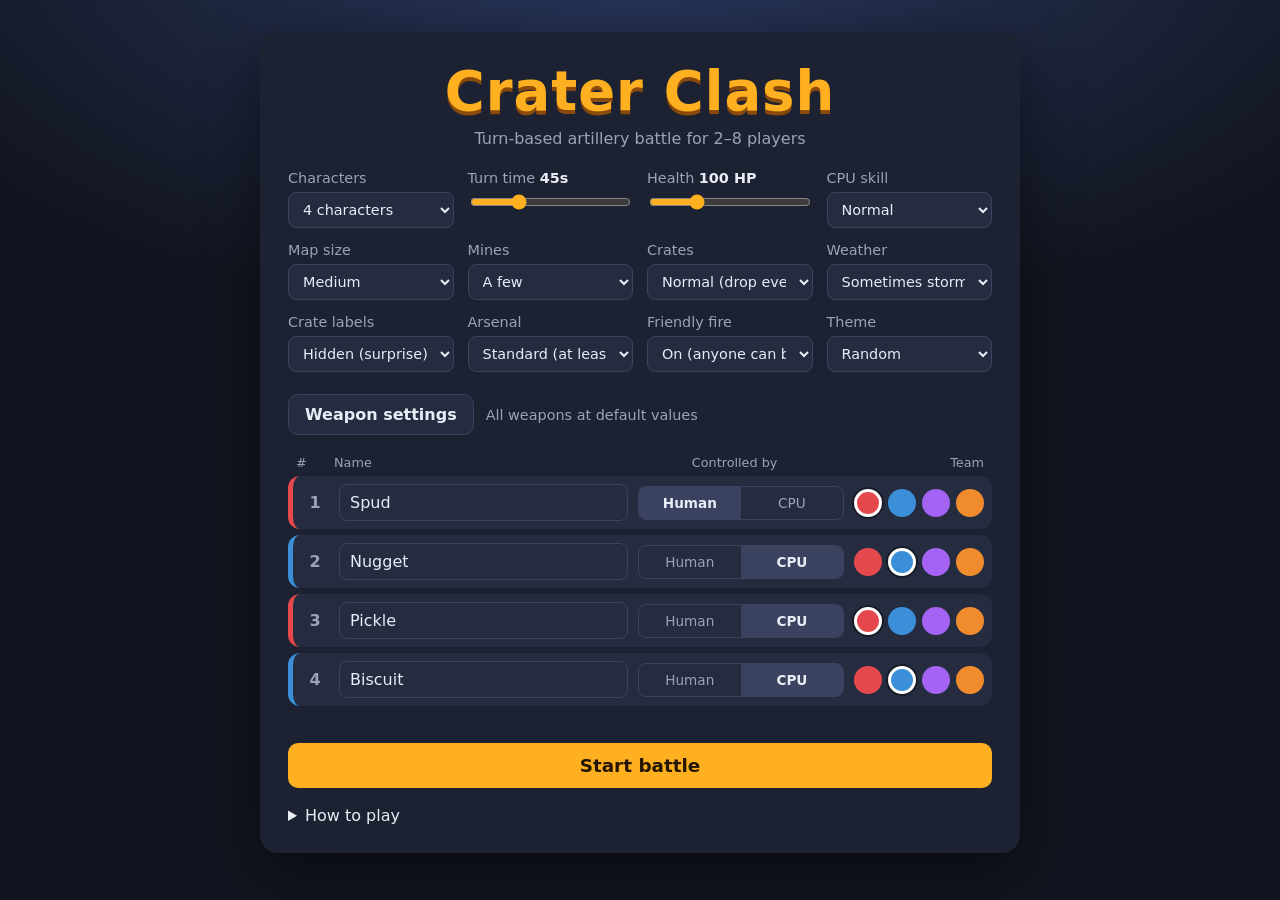
<file: index.html>
<!doctype html>
<html lang="en">
<head>
  <meta charset="utf-8">
  <meta name="viewport" content="width=device-width, initial-scale=1, maximum-scale=1, user-scalable=no, viewport-fit=cover">
  <meta name="mobile-web-app-capable" content="yes">
  <meta name="apple-mobile-web-app-capable" content="yes">
  <meta name="theme-color" content="#12151f">
  <title>Crater Clash</title>
  <link rel="stylesheet" href="css/style.css">
</head>
<body>
  <!-- ===================== MAIN MENU ===================== -->
  <main id="menu" class="screen">
    <div class="panel">
      <header class="title">
        <h1>Crater Clash</h1>
        <p>Turn-based artillery battle for 2&ndash;8 players</p>
      </header>

      <section class="settings">
        <label>
          <span>Characters</span>
          <select id="countSelect"></select>
        </label>
        <label>
          <span>Turn time <b id="turnTimeValue"></b></span>
          <input id="turnTime" type="range" min="15" max="120" step="5">
        </label>
        <label>
          <span>Health <b id="healthValue"></b></span>
          <input id="health" type="range" min="25" max="300" step="25">
        </label>
        <label>
          <span>CPU skill</span>
          <select id="difficulty">
            <option value="easy">Easy</option>
            <option value="normal">Normal</option>
            <option value="hard">Hard</option>
          </select>
        </label>
        <label>
          <span>Map size</span>
          <select id="mapSize">
            <option value="small">Small</option>
            <option value="medium">Medium</option>
            <option value="large">Large</option>
          </select>
        </label>
        <label>
          <span>Mines</span>
          <select id="mines">
            <option value="off">None</option>
            <option value="few">A few</option>
            <option value="many">Lots</option>
          </select>
        </label>
        <label>
          <span>Crates</span>
          <select id="crates">
            <option value="off">None</option>
            <option value="normal">Normal (drop every 3 turns)</option>
            <option value="lots">Lots (drop every 2 turns)</option>
          </select>
        </label>
        <label>
          <span>Weather</span>
          <select id="weather">
            <option value="off">Clear skies</option>
            <option value="sometimes">Sometimes stormy</option>
            <option value="often">Often stormy</option>
          </select>
        </label>
        <label>
          <span>Crate labels</span>
          <select id="crateLabels">
            <option value="off">Hidden (surprise)</option>
            <option value="on">Show what's inside</option>
          </select>
        </label>
        <label>
          <span>Arsenal</span>
          <select id="arsenal">
            <option value="standard">Standard (at least 1 of everything)</option>
            <option value="minimal">Minimal (basic weapons + movement, unlimited)</option>
            <option value="unlimited">Everything unlimited</option>
          </select>
        </label>
        <label>
          <span>Friendly fire</span>
          <select id="friendlyFire">
            <option value="on">On (anyone can be hurt)</option>
            <option value="off">Off (teammates safe)</option>
          </select>
        </label>
        <label>
          <span>Theme</span>
          <select id="theme">
            <option value="random">Random</option>
            <option value="grassland">Grassy land</option>
            <option value="desert">Sand</option>
            <option value="snow">Winter</option>
            <option value="volcanic">Volcanic</option>
            <option value="city">City (mixed)</option>
          </select>
        </label>
      </section>

      <div class="weapons-link">
        <button id="weaponsBtn" type="button" class="secondary">Weapon settings</button>
        <span id="weaponsSummary"></span>
      </div>

      <section>
        <div class="players-head">
          <span>#</span><span>Name</span><span>Controlled by</span><span>Team</span>
        </div>
        <div id="playerList"></div>
      </section>

      <p id="menuError" class="error" role="alert"></p>
      <button id="startBtn" class="primary">Start battle</button>

      <details class="help">
        <summary>How to play</summary>
        <ul>
          <li>Players take turns. Each turn one character moves and attacks once before the timer runs out.</li>
          <li>After attacking you get a few seconds to retreat.</li>
          <li>With friendly fire off, characters on the same team can't hurt each other. Turn it on and anyone can be hurt, including yourself.</li>
          <li>Water is deadly for everyone, and falling from a height hurts.</li>
          <li>The last team with characters standing wins.</li>
          <li><kbd>←</kbd><kbd>→</kbd> walk &middot; <kbd>↑</kbd><kbd>↓</kbd> aim &middot; <kbd>Enter</kbd> jump &middot; <kbd>Backspace</kbd> backflip</li>
          <li><kbd>Space</kbd> hold to charge, release to fire &middot; <kbd>1</kbd>&ndash;<kbd>9</kbd>, <kbd>0</kbd>, <kbd>T</kbd>, <kbd>K</kbd> or <kbd>Tab</kbd> pick weapon</li>
          <li>Air Strike and Teleport: click on the map. <kbd>Esc</kbd> pause &middot; <kbd>M</kbd> mute</li>
          <li>Drag the map to look around, mouse wheel or <kbd>+</kbd>/<kbd>&minus;</kbd> to zoom, <kbd>C</kbd> to re-centre.</li>
          <li><b>Ninja Rope:</b> shoot it at the ceiling or a wall, swing with <kbd>←</kbd><kbd>→</kbd>, climb with <kbd>↑</kbd><kbd>↓</kbd>, let go with <kbd>Space</kbd> or <kbd>Enter</kbd>. It doesn't use up your attack.</li>
          <li><b>Grenades:</b> press <kbd>F</kbd> (or the ⏱ button) to set the timer from 1 to 5 seconds.</li>
          <li><b>Shotgun:</b> two shots per turn. You can move between them.</li>
          <li><b>Baseball Bat</b> (<kbd>B</kbd>): swing at someone right next to you to send them flying. <b>Flamethrower</b> (<kbd>G</kbd>): sprays fire for a second and a half. <b>Drilling Rocket</b> (<kbd>V</kbd>): fly it into rock and it bores through for 3 seconds before exploding.</li>
          <li><b>Jetpack</b> (<kbd>J</kbd>): press <kbd>Space</kbd> to strap it on, then <kbd>↑</kbd> to fly and <kbd>←</kbd><kbd>→</kbd> to steer. Picking another weapon takes it off. <b>Parachute</b> (<kbd>U</kbd>): keep it selected and it opens by itself when you fall, so you take no fall damage.</li>
          <li>Knocked-out characters go off with a small explosion.</li>
          <li><b>Star Cannon</b> (<kbd>X</kbd>, special): a slow plasma ball that flies straight through anything, zapping whoever it touches. Press <kbd>Space</kbd> again while it flies to detonate it.</li>
          <li><b>Boomerang</b> (<kbd>E</kbd>) comes back to you and knocks people far. <b>Plasma Frag Grenade</b> (<kbd>Z</kbd>) bursts into green frags that split again. <b>Smoke Grenade</b> (<kbd>L</kbd>) leaves a lasting cloud that hides anyone inside it from the other teams. <b>Mine Mouse</b> (<kbd>Y</kbd>) runs along laying mines, then bursts. <b>Flashbang</b> (<kbd>O</kbd>) does no damage but dazes everyone near it: on their next turn their screen flashes white and their aim drifts.</li>
          <li><b>H&amp;K MP5</b> (<kbd>I</kbd>): laser sight, 4 bursts of 3 rounds per turn. <b>Claymore</b>: goes off the moment an enemy touches it. <b>Gas Grenade</b>: a toxic cloud that never clears. <b>Alien Blaster</b> (special): a bolt that goes through everything. <b>Hazmat Suit</b>: no toxic, plasma or fire damage, but you only see through the mask.</li>
          <li><b>Slingshot</b>: drag your character back like a catapult and let go to fly the other way (no fall damage). <b>Robo Dozer</b>: a bulldozer you steer with <kbd>←</kbd><kbd>→</kbd>; it drives or digs for 8 seconds, and <kbd>Space</kbd> blows it up early.</li>
          <li><b>Rest &amp; Heal</b> (<kbd>K</kbd>) ends your turn: +50 health and 20% less damage for 3 rounds.</li>
          <li>Red and green <b>barrels</b> on the map explode into fire or toxic sludge when hit.</li>
          <li><b>Tornado</b> (<kbd>Q</kbd>): travels along the ground the way you face, grows for 3 seconds, and throws anyone it catches out of the top (they take fall damage when they land). Crates and mines it catches burst and explode. It lasts 8 seconds.</li>
          <li><b>Drone</b> (<kbd>N</kbd>): launch it along your aim, then steer with <kbd>←</kbd><kbd>→</kbd> for 3 seconds. It explodes on contact and scatters cluster bomblets.</li>
          <li>Hitting a crate makes it burst with shrapnel flying in every direction; steel crates also spread fire. Hitting a mine sets it off.</li>
          <li><b>Arsenal</b>: Standard, Minimal (only basic weapons and movement items, unlimited) or Everything unlimited.</li>
          <li><b>Crates:</b> walk into one to open it. Rare purple <b>alien crates</b> hold a Star Cannon or an Alien Blaster. Wooden crates hold health, power-ups, armor or ammo. Steel crates hold special weapons: Gatling Gun, Sniper Rifle, Desert Eagle, Nuka Bomb, Frog Clone Bomb (splits into 5 frog clones when it blows), Napalm Strike, Anvil Drop and Concrete Block (<kbd>R</kbd> rotates it).</li>
          <li><b>Drill</b> and <b>Pickaxe:</b> hold <kbd>Space</kbd> to dig down or in the aim direction. Like the rope, they don't use up your attack.</li>
          <li><b>Mines</b> go off shortly after an enemy gets close. Mines placed on the map at the start hurt everyone.</li>
          <li>When only CPU players are left, press <b>Skip to end</b> to see who wins.</li>
          <li><b>Touch screens:</b> use the on-screen buttons, drag to look around, pinch to zoom, and tap the map for Air Strike and Teleport.</li>
          <li>Wind pushes the bazooka and air strike missiles, but not grenades.</li>
        </ul>
      </details>
    </div>
  </main>

  <!-- ===================== WEAPON SETTINGS ===================== -->
  <main id="weaponsScreen" class="screen" hidden>
    <div class="panel wide">
      <header class="sub-head">
        <h2>Weapon settings</h2>
        <p>Change how hard each weapon hits, how big a hole it blows, and how many each team starts with. Leave ammo empty for unlimited. Weapons marked <span class="badge">crate</span> start at 1 each and steel crates hold more.</p>
      </header>
      <label class="unlimited" for="unlimitedAmmo">
        <input type="checkbox" id="unlimitedAmmo">
        <span>
          <b>All weapons unlimited</b>
          <small>Every team gets every weapon, including the special crate weapons, with unlimited ammo from the start.</small>
        </span>
      </label>
      <div class="table-wrap">
        <table class="weapons-table">
          <thead>
            <tr><th scope="col">Weapon</th><th scope="col">Damage</th><th scope="col">Blast radius</th><th scope="col">Start ammo</th></tr>
          </thead>
          <tbody id="weaponRows"></tbody>
        </table>
      </div>
      <div class="buttons sub-actions">
        <button id="weaponsReset" type="button">Reset all to defaults</button>
        <button id="weaponsDone" type="button" class="primary">Done</button>
      </div>
    </div>
  </main>

  <!-- ===================== GAME ===================== -->
  <div id="gameScreen" class="screen" hidden>
    <div id="stage">
      <canvas id="canvas"></canvas>
      <button id="pauseBtn" class="hud-btn" type="button" aria-label="Pause">❚❚</button>
      <button id="skipBtn" class="skip-btn" type="button" hidden>⏩ Skip to end</button>
      <button id="optBtn" class="opt-btn" type="button" hidden></button>
      <button id="weaponToggle" class="weapon-toggle" type="button" aria-label="Choose a weapon"></button>
      <div id="touchControls" hidden>
        <div class="pad left">
          <button type="button" data-key="ArrowUp" class="tc up" aria-label="Aim up">▲</button>
          <button type="button" data-key="ArrowLeft" class="tc lt" aria-label="Walk left">◀</button>
          <button type="button" data-key="ArrowRight" class="tc rt" aria-label="Walk right">▶</button>
          <button type="button" data-key="ArrowDown" class="tc dn" aria-label="Aim down">▼</button>
        </div>
        <div class="pad right">
          <button type="button" data-key="Backspace" class="tc small" aria-label="Backflip">↶</button>
          <button type="button" data-key="Enter" class="tc small" aria-label="Jump">JUMP</button>
          <button type="button" data-key="Space" class="tc fire" aria-label="Fire">FIRE</button>
        </div>
      </div>
      <div id="rotateHint" class="rotate-hint">
        <span>Turn your device sideways for the best view</span>
        <button type="button" id="rotateClose" aria-label="Dismiss">✕</button>
      </div>
    </div>
    <div id="weaponBar"></div>

    <div id="overlay" class="overlay" hidden>
      <div class="panel small">
        <h2 id="overlayTitle"></h2>
        <p id="overlayText"></p>
        <div class="buttons">
          <button id="resumeBtn" class="primary">Resume</button>
          <button id="fullscreenBtn">Fullscreen</button>
          <button id="rematchBtn" class="primary">Rematch</button>
          <button id="menuBtn">Main menu</button>
        </div>
      </div>
    </div>
  </div>

  <script src="js/config.js"></script>
  <script src="js/audio.js"></script>
  <script src="js/terrain.js"></script>
  <script src="js/entities.js"></script>
  <script src="js/ai.js"></script>
  <script src="js/game.js"></script>
  <script src="js/touch.js"></script>
  <script src="js/menu.js"></script>
</body>
</html>
</file>
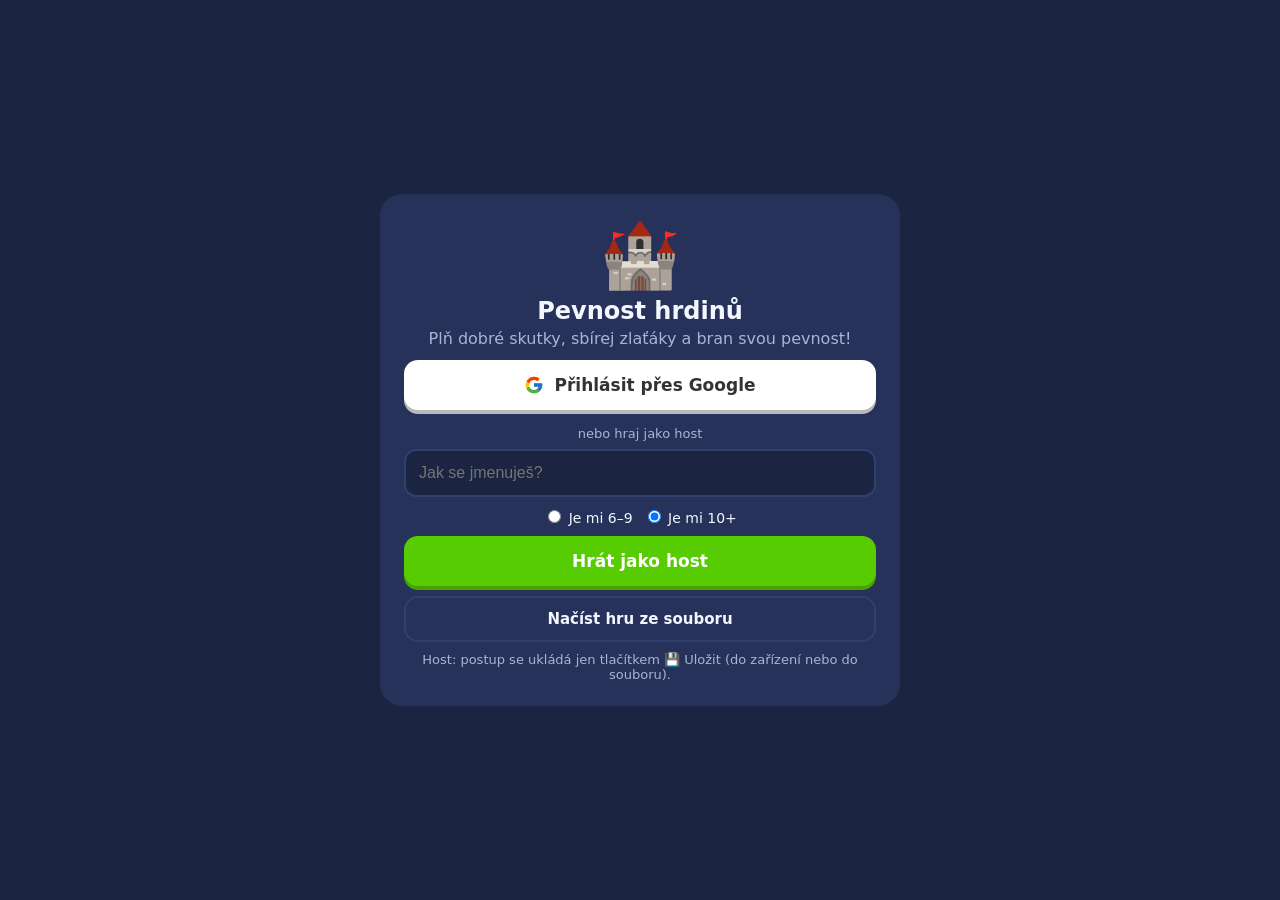
<file: pevnost/index.html>
<!doctype html>
<html lang="cs">
<head>
<meta charset="utf-8">
<meta name="viewport" content="width=device-width, initial-scale=1, viewport-fit=cover, user-scalable=no">
<meta name="theme-color" content="#1b2440">
<link rel="manifest" href="manifest.json">
<title>Pevnost hrdinů</title>
<link rel="stylesheet" href="css/style.css">
</head>
<body>
<div id="app">
  <!-- přihlášení -->
  <section id="screen-login" class="screen active">
    <div class="login-box">
      <div class="logo">🏰</div>
      <h1>Pevnost hrdinů</h1>
      <p class="sub">Plň dobré skutky, sbírej zlaťáky a bran svou pevnost!</p>
      <button id="btn-google" class="btn big google">
        <svg width="20" height="20" viewBox="0 0 48 48"><path fill="#FFC107" d="M43.6 20.1H42V20H24v8h11.3C33.7 32.7 29.2 36 24 36c-6.6 0-12-5.4-12-12s5.4-12 12-12c3.1 0 5.8 1.2 7.9 3l5.7-5.7C34 6.1 29.3 4 24 4 12.9 4 4 12.9 4 24s8.9 20 20 20 20-8.9 20-20c0-1.3-.1-2.6-.4-3.9z"/><path fill="#FF3D00" d="m6.3 14.7 6.6 4.8C14.7 15.1 19 12 24 12c3.1 0 5.8 1.2 7.9 3l5.7-5.7C34 6.1 29.3 4 24 4 16.3 4 9.7 8.3 6.3 14.7z"/><path fill="#4CAF50" d="M24 44c5.2 0 9.9-2 13.4-5.2l-6.2-5.2C29.2 35.1 26.7 36 24 36c-5.2 0-9.6-3.3-11.3-8l-6.5 5C9.5 39.6 16.2 44 24 44z"/><path fill="#1976D2" d="M43.6 20.1H42V20H24v8h11.3c-.8 2.2-2.2 4.2-4.1 5.6l6.2 5.2C37 39.2 44 34 44 24c0-1.3-.1-2.6-.4-3.9z"/></svg>
        Přihlásit přes Google
      </button>
      <div class="or">nebo hraj jako host</div>
      <input id="guest-name" placeholder="Jak se jmenuješ?" maxlength="16">
      <div class="age-pick">
        <label><input type="radio" name="age" value="6"> Je mi 6–9</label>
        <label><input type="radio" name="age" value="10" checked> Je mi 10+</label>
      </div>
      <button id="btn-guest" class="btn big">Hrát jako host</button>
      <button id="btn-guest-load" class="btn ghost hidden">Pokračovat v uložené hře</button>
      <label class="btn ghost file">Načíst hru ze souboru<input type="file" id="file-load-login" accept=".json" hidden></label>
      <p class="hint">Host: postup se ukládá jen tlačítkem 💾 Uložit (do zařízení nebo do souboru).</p>
    </div>
  </section>

  <!-- výběr postavy -->
  <section id="screen-avatar" class="screen">
    <h2 class="center">Vyber si svou postavu</h2>
    <div id="avatar-grid" class="avatar-grid"></div>
  </section>

  <!-- výběr království -->
  <section id="screen-kingdom" class="screen">
    <h2 class="center">Vyber si své království</h2>
    <div class="kingdom-cards">
      <button class="kcard fantasy" data-k="fantasy">
        <div class="kart">🏰❄️</div><h3>Ledové království</h3><p>Zasněžené město s ledovým palácem. Útočí skřeti!</p>
      </button>
      <button class="kcard apocalypse" data-k="apocalypse">
        <div class="kart">🏚️☢️</div><h3>Pustina</h3><p>Písečná osada za plotem z pletiva. Útočí zombie!</p>
      </button>
    </div>
    <p class="hint center">Druhé království si můžeš kdykoli přepnout v profilu.</p>
  </section>

  <!-- hlavní hra -->
  <section id="screen-main" class="screen">
    <header class="topbar">
      <div class="pill" title="Série">🔥 <b id="hud-streak">0</b></div>
      <div class="pill" title="Zlaťáky">💰 <b id="hud-gold">0</b></div>
      <div class="lvl">
        <span>Úr. <b id="hud-level">1</b></span>
        <div class="xpbar"><div id="hud-xp"></div></div>
      </div>
      <button id="btn-save" class="pill save hidden">💾 <span>Uložit</span></button>
    </header>

    <main>
      <div id="tab-activities" class="tab active"></div>
      <div id="tab-base" class="tab">
        <div class="base-head">
          <div><b id="base-title"></b><div class="small" id="base-wave"></div></div>
          <div class="base-btns">
            <button id="btn-speed" class="btn small ghost">1×</button>
            <button id="btn-attack" class="btn small danger">⚔️ Spustit vlnu</button>
          </div>
        </div>
        <div class="map-wrap"><canvas id="map"></canvas>
          <div id="zoomBox" class="iso-only">
            <button onclick="IsoMap.zoomStep(1)" title="Přiblížit">+</button>
            <span id="zoomLevel">100%</span>
            <button onclick="IsoMap.zoomStep(-1)" title="Oddálit">−</button>
          </div>
          <div id="placeBox">
            <b id="placeName"></b>
            <button id="placeOk" class="buy" onclick="IsoMap.confirm()">✔ Postavit</button>
            <button onclick="IsoMap.flip()" title="Otočit (zrcadlo)">⇋ Otočit</button>
            <button id="placeUpgrade" onclick="UI.isoUpgrade()">⬆️ Vylepšit</button>
            <button id="placeRemove" class="sell" onclick="IsoMap.remove()">🗑️ Odstranit</button>
            <button onclick="IsoMap.cancel()">✖</button>
            <span id="placeHint"></span>
          </div>
        </div>
        <div id="base-panel"></div>
      </div>
      <div id="tab-heroes" class="tab"></div>
      <div id="tab-armory" class="tab"></div>
      <div id="tab-achievements" class="tab"></div>
      <div id="tab-profile" class="tab"></div>
    </main>

    <nav class="tabbar">
      <button data-tab="activities" class="active"><span>✅</span>Úkoly</button>
      <button data-tab="base"><span>🏰</span>Pevnost</button>
      <button data-tab="heroes"><span>🦸</span>Hrdinové</button>
      <button data-tab="armory"><span>🎒</span>Zbrojnice</button>
      <button data-tab="achievements"><span>🏆</span>Úspěchy</button>
      <button data-tab="profile"><span>👤</span>Profil</button>
    </nav>
  </section>

  <div id="modal" class="modal hidden"><div class="modal-box"><div id="modal-body"></div></div></div>
  <div id="toast"></div>
</div>

<script src="js/firebase-config.js"></script>
<script src="js/data.js"></script>
<script src="js/state.js"></script>
<script src="js/battle.js"></script>
<script src="js/iso.js"></script>
<script src="js/app.js"></script>
</body>
</html>
</file>
<file: css/style.css>
:root {
  --bg: #12151f;
  --panel: #1d2232;
  --panel-2: #262c40;
  --text: #e8ecf5;
  --muted: #9aa3b8;
  --accent: #ffb020;
  --accent-text: #241600;
  --danger: #ff6b6b;
  --radius: 12px;
}

* { box-sizing: border-box; }

html, body {
  margin: 0;
  height: 100%;
  background: var(--bg);
  color: var(--text);
  font-family: system-ui, -apple-system, "Segoe UI", Roboto, sans-serif;
}

[hidden] { display: none !important; }

.screen { min-height: 100%; }

/* ---------- menu ---------- */
#menu {
  display: flex;
  justify-content: center;
  align-items: flex-start;
  padding: 32px 16px;
  background:
    radial-gradient(1200px 600px at 50% -10%, #2b3a63 0%, transparent 70%),
    var(--bg);
}

.panel {
  width: 100%;
  max-width: 760px;
  background: var(--panel);
  border-radius: 18px;
  padding: 28px;
  box-shadow: 0 20px 60px rgba(0, 0, 0, 0.45);
}
.panel.small { max-width: 420px; text-align: center; }

.title { text-align: center; margin-bottom: 22px; }
.title h1 {
  margin: 0;
  font-size: clamp(2.2rem, 6vw, 3.4rem);
  letter-spacing: 1px;
  color: var(--accent);
  text-shadow: 0 4px 0 #8a4a0c;
}
.title p { margin: 6px 0 0; color: var(--muted); }

.settings {
  display: grid;
  grid-template-columns: repeat(auto-fit, minmax(130px, 1fr));
  gap: 14px;
  margin-bottom: 22px;
}
.settings label { display: flex; flex-direction: column; gap: 6px; font-size: 0.9rem; color: var(--muted); }
.settings b { color: var(--text); }

select, input[type="text"] {
  background: var(--panel-2);
  color: var(--text);
  border: 1px solid #3a4260;
  border-radius: 8px;
  padding: 8px 10px;
  font: inherit;
  min-width: 0;
}
input[type="range"] { accent-color: var(--accent); }

.players-head, .player-row {
  display: grid;
  grid-template-columns: 28px minmax(0, 1.4fr) minmax(0, 1fr) auto;
  gap: 10px;
  align-items: center;
}
.players-head { font-size: 0.8rem; color: var(--muted); padding: 0 8px 6px; }
.player-row {
  background: var(--panel-2);
  border-radius: var(--radius);
  padding: 8px;
  margin-bottom: 6px;
  border-left: 5px solid var(--team-color, #888);
}
.player-row .num { text-align: center; color: var(--muted); font-weight: 700; }

.toggle { display: flex; border-radius: 8px; overflow: hidden; border: 1px solid #3a4260; }
.toggle button {
  flex: 1;
  border: 0;
  background: transparent;
  color: var(--muted);
  padding: 8px 6px;
  font: inherit;
  font-size: 0.85rem;
  cursor: pointer;
}
.toggle button.on { background: #3a4260; color: var(--text); font-weight: 600; }

.swatches { display: flex; gap: 6px; }
.swatch {
  width: 28px;
  height: 28px;
  border-radius: 50%;
  border: 3px solid transparent;
  cursor: pointer;
  padding: 0;
}
.swatch.on { border-color: #fff; box-shadow: 0 0 0 2px rgba(0, 0, 0, 0.4); }

button.primary, .buttons button {
  font: inherit;
  font-weight: 700;
  border: 0;
  border-radius: 10px;
  padding: 12px 22px;
  cursor: pointer;
}
button.primary { background: var(--accent); color: var(--accent-text); }
button.primary:hover { filter: brightness(1.08); }
#startBtn { width: 100%; font-size: 1.15rem; margin-top: 8px; }

.weapons-link { display: flex; align-items: center; gap: 12px; flex-wrap: wrap; margin-bottom: 20px; }
#weaponsSummary { color: var(--muted); font-size: 0.9rem; }
button.secondary {
  font: inherit;
  font-weight: 600;
  border: 1px solid #3a4260;
  border-radius: 10px;
  padding: 10px 16px;
  background: var(--panel-2);
  color: var(--text);
  cursor: pointer;
}
button.secondary:hover { border-color: var(--accent); }

#weaponsScreen {
  display: flex;
  justify-content: center;
  align-items: flex-start;
  padding: 32px 16px;
  background: radial-gradient(1200px 600px at 50% -10%, #2b3a63 0%, transparent 70%), var(--bg);
}
.panel.wide { max-width: 860px; }
.sub-head h2 { margin: 0 0 6px; color: var(--accent); }
.sub-head p { margin: 0 0 18px; color: var(--muted); max-width: 65ch; line-height: 1.45; }
.badge {
  display: inline-block;
  font-size: 0.68rem;
  text-transform: uppercase;
  letter-spacing: 0.06em;
  padding: 1px 6px;
  border-radius: 6px;
  background: #3a4260;
  color: #ffd23f;
  vertical-align: middle;
}
.unlimited {
  display: flex;
  align-items: flex-start;
  gap: 12px;
  padding: 14px 16px;
  margin-bottom: 18px;
  border: 1px solid #3a4260;
  border-radius: var(--radius);
  background: var(--panel-2);
  cursor: pointer;
}
.unlimited:has(input:checked) { border-color: var(--accent); }
.unlimited input { width: 20px; height: 20px; margin: 2px 0 0; accent-color: var(--accent); flex: none; }
.unlimited span { display: flex; flex-direction: column; gap: 3px; min-width: 0; }
.unlimited small { color: var(--muted); font-size: 0.85rem; line-height: 1.4; }
.weapons-table input:disabled { opacity: 0.4; }

.table-wrap { overflow-x: auto; border-radius: var(--radius); }
.weapons-table { width: 100%; min-width: 520px; border-collapse: collapse; font-variant-numeric: tabular-nums; }
.weapons-table th {
  text-align: left;
  font-size: 0.75rem;
  text-transform: uppercase;
  letter-spacing: 0.06em;
  color: var(--muted);
  font-weight: 600;
  padding: 0 8px 8px;
}
.weapons-table td { padding: 6px 8px; border-top: 1px solid #2c3349; vertical-align: middle; }
.weapons-table td.name { min-width: 180px; }
.weapons-table tr.group-row th {
  padding: 16px 8px 6px;
  font-size: 0.8rem;
  letter-spacing: 0.08em;
  text-transform: uppercase;
  color: var(--accent);
  border-top: 0;
}
.weapons-table .wname { display: flex; align-items: center; gap: 8px; font-weight: 600; }
.weapons-table .wnote { display: block; color: var(--muted); font-size: 0.75rem; margin-top: 2px; font-weight: 400; }
.weapons-table tr.sub td.name { padding-left: 34px; }
.weapons-table input {
  width: 84px;
  background: var(--panel-2);
  color: var(--text);
  border: 1px solid #3a4260;
  border-radius: 8px;
  padding: 7px 8px;
  font: inherit;
  font-variant-numeric: tabular-nums;
}
.weapons-table input.changed { border-color: var(--accent); box-shadow: 0 0 0 1px var(--accent); }
.weapons-table input:focus-visible, button:focus-visible, select:focus-visible { outline: 2px solid var(--accent); outline-offset: 2px; }
.weapons-table .na { color: #4b5470; }
.sub-actions { justify-content: flex-end; margin-top: 18px; }

.opt-btn {
  position: absolute;
  top: calc(120px + env(safe-area-inset-top));
  right: calc(12px + env(safe-area-inset-right));
  border: 2px solid rgba(255, 255, 255, 0.35);
  border-radius: 12px;
  padding: 10px 16px;
  background: rgba(15, 18, 28, 0.78);
  color: #fff;
  font: inherit;
  font-weight: 700;
  cursor: pointer;
  -webkit-tap-highlight-color: transparent;
}
body.touch .opt-btn { top: auto; bottom: calc(190px + env(safe-area-inset-bottom)); }
@media (max-height: 500px) { body.touch .opt-btn { bottom: auto; top: calc(70px + env(safe-area-inset-top)); } }

.error { color: var(--danger); min-height: 1.2em; margin: 10px 0 0; text-align: center; }

.help { margin-top: 18px; color: var(--muted); }
.help summary { cursor: pointer; color: var(--text); }
.help li { margin: 6px 0; }
kbd {
  background: var(--panel-2);
  border: 1px solid #3a4260;
  border-bottom-width: 2px;
  border-radius: 5px;
  padding: 1px 6px;
  font-size: 0.8rem;
  color: var(--text);
}

/* ---------- game ---------- */
#gameScreen {
  position: fixed;
  inset: 0;
  height: 100vh;
  height: 100dvh;
  display: flex;
  flex-direction: column;
  background: #000;
  overflow: hidden;
  user-select: none;
  -webkit-user-select: none;
  -webkit-touch-callout: none;
}
#stage {
  position: relative;
  flex: 1;
  min-height: 0;
  touch-action: none;
}
#canvas {
  position: absolute;
  inset: 0;
  width: 100%;
  height: 100%;
  display: block;
  cursor: crosshair;
  touch-action: none;
}

.skip-btn {
  position: absolute;
  top: calc(70px + env(safe-area-inset-top));
  right: calc(12px + env(safe-area-inset-right));
  border: 0;
  border-radius: 12px;
  padding: 12px 18px;
  background: var(--accent);
  color: var(--accent-text);
  font: inherit;
  font-weight: 700;
  cursor: pointer;
  box-shadow: 0 6px 20px rgba(0, 0, 0, 0.35);
}
.skip-btn:disabled { opacity: 0.8; cursor: default; }
@media (max-width: 1000px) {
  .skip-btn { top: auto; bottom: calc(12px + env(safe-area-inset-bottom)); right: 50%; transform: translateX(50%); }
}

.hud-btn {
  position: absolute;
  top: calc(8px + env(safe-area-inset-top));
  left: calc(8px + env(safe-area-inset-left));
  width: 44px;
  height: 44px;
  border-radius: 12px;
  border: 0;
  background: rgba(15, 18, 28, 0.72);
  color: var(--text);
  font-size: 1rem;
  cursor: pointer;
}

/* on-screen controls */
#touchControls {
  position: absolute;
  inset: auto 0 0 0;
  display: flex;
  justify-content: space-between;
  align-items: flex-end;
  padding: 0 calc(12px + env(safe-area-inset-right)) 12px calc(12px + env(safe-area-inset-left));
  pointer-events: none;
  transition: opacity 0.2s;
}
#touchControls.inactive { opacity: 0.25; }
.pad { pointer-events: auto; display: grid; gap: 8px; }
.pad.left {
  grid-template-columns: repeat(3, 56px);
  grid-template-rows: repeat(3, 48px);
  grid-template-areas: ". up ." "lt . rt" ". dn .";
}
.pad.left .up { grid-area: up; }
.pad.left .lt { grid-area: lt; }
.pad.left .rt { grid-area: rt; }
.pad.left .dn { grid-area: dn; }
.pad.right {
  grid-template-columns: 64px 84px;
  grid-template-rows: 48px 84px;
  grid-template-areas: "back jump" "fire fire";
  align-items: end;
}
.pad.right .tc:nth-child(1) { grid-area: back; }
.pad.right .tc:nth-child(2) { grid-area: jump; }
.pad.right .fire { grid-area: fire; justify-self: end; width: 96px; height: 84px; border-radius: 50%; }
.tc {
  border: 2px solid rgba(255, 255, 255, 0.35);
  background: rgba(15, 18, 28, 0.55);
  color: #fff;
  border-radius: 14px;
  font: inherit;
  font-weight: 700;
  font-size: 1.1rem;
  touch-action: none;
  -webkit-tap-highlight-color: transparent;
  backdrop-filter: blur(2px);
}
.tc.small { font-size: 0.85rem; }
.tc.fire { background: rgba(229, 72, 77, 0.75); font-size: 1.1rem; letter-spacing: 1px; }
.tc.held { background: rgba(255, 176, 32, 0.85); color: var(--accent-text); }

.rotate-hint {
  display: none;
  position: absolute;
  left: 50%;
  top: 30%;
  transform: translate(-50%, -50%);
  align-items: center;
  gap: 10px;
  background: rgba(15, 18, 28, 0.88);
  padding: 10px 12px 10px 16px;
  border-radius: 12px;
  font-size: 0.9rem;
  max-width: calc(100% - 32px);
}
.rotate-hint button {
  border: 0; background: var(--panel-2); color: var(--text);
  width: 32px; height: 32px; border-radius: 8px; flex: none;
}
@media (orientation: portrait) and (max-width: 700px) {
  body.touch .rotate-hint:not(.dismissed) { display: flex; }
}

#weaponBar {
  flex: none;
  display: flex;
  flex-wrap: wrap;
  gap: 4px 10px;
  align-items: center;
  justify-content: center;
  padding: 5px max(8px, env(safe-area-inset-right)) max(5px, env(safe-area-inset-bottom)) max(8px, env(safe-area-inset-left));
  max-height: 40vh;
  overflow-y: auto;
}
.wpanel-head { display: none; }
.wtabs { display: grid; grid-template-columns: repeat(3, auto); gap: 3px; flex: none; }
.wtab {
  border: 1px solid #3a4260;
  background: var(--panel);
  color: var(--muted);
  border-radius: 7px;
  padding: 2px 10px;
  font: inherit;
  font-size: 0.66rem;
  text-align: left;
  cursor: pointer;
}
.wtab.on { background: var(--panel-2); color: var(--text); border-color: var(--accent); }
.wtab.current::after { content: ' ●'; color: var(--accent); }
#weaponBar .wgroup:not(.active) { display: none; }
#weaponBar .wgroup .wgroup-label { display: none; }
.wgroup { display: flex; align-items: center; gap: 6px; }
.wgroup-label {
  font-size: 0.62rem;
  text-transform: uppercase;
  letter-spacing: 0.08em;
  color: var(--muted);
  writing-mode: vertical-rl;
  transform: rotate(180deg);
}
.wgroup-items { display: flex; flex-wrap: wrap; gap: 3px; }
.wsep { width: 1px; align-self: stretch; margin: 6px 0; background: rgba(255, 255, 255, 0.3); }
.weapon {
  position: relative;
  flex: none;
  display: flex;
  flex-direction: column;
  align-items: center;
  justify-content: center;
  width: 67px;
  height: 46px;
  background: var(--panel);
  color: var(--text);
  border: 2px solid transparent;
  border-radius: 10px;
  cursor: pointer;
  font: inherit;
  font-size: 0.6rem;
  line-height: 1.1;
  padding: 2px 3px;
  -webkit-tap-highlight-color: transparent;
}
.weapon .icon { font-size: 1.05rem; line-height: 1.2; }
.weapon .wlabel { max-width: 100%; overflow: hidden; text-overflow: ellipsis; white-space: nowrap; }
.weapon .key {
  position: absolute; top: 2px; left: 4px;
  font-size: 0.6rem; color: var(--muted);
}
.weapon .ammo {
  position: absolute; top: 2px; right: 4px;
  font-size: 0.6rem; color: var(--accent);
}
.weapon.on { border-color: var(--accent); background: var(--panel-2); }
.weapon:disabled { opacity: 0.35; cursor: default; }

.weapon-toggle { display: none; }

/* phones: the weapon list becomes a pop-up picker opened from a button */
@media (max-height: 560px), (max-width: 700px) {
  #weaponBar {
    display: none;
    position: fixed;
    inset: calc(8px + env(safe-area-inset-top)) max(8px, env(safe-area-inset-right)) calc(8px + env(safe-area-inset-bottom)) max(8px, env(safe-area-inset-left));
    max-height: none;
    z-index: 30;
    flex-direction: column;
    flex-wrap: nowrap;
    align-items: stretch;
    justify-content: flex-start;
    gap: 10px;
    padding: 12px;
    border-radius: 16px;
    background: rgba(18, 21, 31, 0.96);
    box-shadow: 0 10px 40px rgba(0, 0, 0, 0.5);
  }
  body.weapons-open #weaponBar { display: flex; }
  #weaponBar .wtabs { display: none; }
  #weaponBar .wgroup:not(.active) { display: flex; }
  #weaponBar .wgroup .wgroup-label { display: block; }
  #weaponBar .wsep { display: none; }
  .wpanel-head { display: flex; align-items: center; justify-content: space-between; font-weight: 700; }
  .wpanel-head button {
    width: 40px; height: 40px; border: 0; border-radius: 10px;
    background: var(--panel-2); color: var(--text); font-size: 1rem;
  }
  .wgroup { flex-direction: column; align-items: stretch; gap: 6px; }
  .wgroup-label { writing-mode: horizontal-tb; transform: none; font-size: 0.7rem; }
  .wgroup-items { gap: 6px; }
  .weapon { width: 76px; height: 54px; font-size: 0.66rem; }
  /* compact icon button at the right edge, just above the FIRE / JUMP pad */
  .weapon-toggle {
    display: flex;
    align-items: center;
    justify-content: center;
    gap: 2px;
    position: absolute;
    right: calc(12px + env(safe-area-inset-right));
    bottom: calc(162px + env(safe-area-inset-bottom));
    width: 58px;
    height: 46px;
    padding: 0;
    border: 2px solid var(--accent);
    border-radius: 12px;
    background: rgba(15, 18, 28, 0.85);
    color: #fff;
    font: inherit;
    font-weight: 700;
    -webkit-tap-highlight-color: transparent;
  }
  .weapon-toggle .icon { font-size: 1.35rem; line-height: 1; }
  .weapon-toggle .caret { font-size: 0.7rem; color: var(--accent); }
  .weapon-toggle.inactive { opacity: 0.5; }
  body.touch .opt-btn { bottom: calc(216px + env(safe-area-inset-bottom)); }
  .skip-btn { bottom: calc(64px + env(safe-area-inset-bottom)); }
}
/* smaller on-screen pads on phones: sit the weapon button right on top of them */
@media (max-height: 500px), (max-width: 700px) {
  .weapon-toggle { bottom: calc(142px + env(safe-area-inset-bottom)); }
}
@media (max-height: 500px) {
  body.touch .opt-btn { bottom: auto; top: calc(70px + env(safe-area-inset-top)); }
}


body.touch .weapon .key { display: none; }

/* small screens (phones) */
@media (max-height: 500px), (max-width: 700px) {
  .pad.left { grid-template-columns: repeat(3, 48px); grid-template-rows: repeat(3, 42px); gap: 6px; }
  .pad.right { grid-template-columns: 56px 72px; grid-template-rows: 42px 74px; gap: 6px; }
  .pad.right .fire { width: 82px; height: 74px; }
}

.overlay {
  position: fixed;
  inset: 0;
  display: flex;
  align-items: center;
  justify-content: center;
  background: rgba(5, 7, 12, 0.6);
  padding: 16px;
}
.overlay h2 { margin-top: 0; font-size: 2rem; }
.buttons { display: flex; flex-wrap: wrap; gap: 10px; justify-content: center; }
.buttons button:not(.primary) { background: var(--panel-2); color: var(--text); }

@media (max-width: 560px) {
  .panel { padding: 18px; }
  .players-head { display: none; }
  .player-row { grid-template-columns: 22px minmax(0, 1fr) minmax(0, 1fr); }
  .player-row .swatches { grid-column: 2 / -1; }
}

/* medium screens: slightly narrower weapon buttons so a full category still fits on one row */
@media (min-width: 701px) and (max-width: 1100px) and (min-height: 561px) {
  .weapon { width: 60px; }
  /* a long category scrolls sideways instead of wrapping onto a second row */
  #weaponBar { flex-wrap: nowrap; justify-content: flex-start; }
  #weaponBar .wgroup.active { min-width: 0; flex: 1 1 auto; }
  #weaponBar .wgroup-items { flex-wrap: nowrap; overflow-x: auto; scrollbar-width: thin; max-width: none !important; padding-bottom: 2px; }
}
</file>
<file: pevnost/css/style.css>
:root {
  --bg: #1b2440; --panel: #26325a; --panel2: #313f6e; --text: #f3f6ff; --muted: #a9b4d6;
  --accent: #58cc02; --accent-d: #46a302; --gold: #ffc83d; --danger: #ef4444; --blue: #1cb0f6;
}
body.k-fantasy { --bg: #1d3557; --panel: #26466f; --panel2: #31588a; --accent: #3fa9f5; --accent-d: #2b86c8; }
body.k-apocalypse { --bg: #2b2620; --panel: #3a332a; --panel2: #4a4136; --accent: #d9a441; --accent-d: #a87a26; --text: #f4ecdd; --muted: #c0b39c; }

* { box-sizing: border-box; -webkit-tap-highlight-color: transparent; }
html, body { margin: 0; height: 100%; background: var(--bg); color: var(--text);
  font-family: system-ui, -apple-system, "Segoe UI", Roboto, sans-serif; overscroll-behavior: none; }
#app { height: 100%; max-width: 560px; margin: 0 auto; position: relative; }
.screen { display: none; height: 100%; flex-direction: column; }
.screen.active { display: flex; }
.hidden { display: none !important; }
.center { text-align: center; }
.small { font-size: 12px; color: var(--muted); }
.hint { font-size: 13px; color: var(--muted); margin: 10px 0 0; }
h2 { margin: 20px 16px 12px; }

.btn { border: 0; border-radius: 14px; padding: 12px 16px; font-weight: 700; font-size: 15px; cursor: pointer;
  background: var(--accent); color: #fff; box-shadow: 0 4px 0 var(--accent-d); transition: transform .05s; font-family: inherit; }
.btn:active { transform: translateY(3px); box-shadow: 0 1px 0 var(--accent-d); }
.btn.big { width: 100%; padding: 15px; font-size: 17px; margin-top: 10px; }
.btn.small { padding: 8px 12px; font-size: 13px; }
.btn.ghost { background: transparent; color: var(--text); box-shadow: none; border: 2px solid var(--panel2); }
.btn.danger { background: var(--danger); box-shadow: 0 4px 0 #a52020; }
.btn.gold { background: var(--gold); color: #3b2a00; box-shadow: 0 4px 0 #c89414; }
.btn:disabled { opacity: .45; pointer-events: none; }
.btn.file { display: block; text-align: center; margin-top: 10px; width: 100%; }
.btn.google { background: #fff; color: #333; box-shadow: 0 4px 0 #bbb; display: flex; align-items: center; justify-content: center; gap: 10px; }

/* login */
#screen-login { justify-content: center; padding: 20px; overflow-y: auto; }
.login-box { background: var(--panel); border-radius: 22px; padding: 24px; text-align: center; }
.logo { font-size: 64px; }
.login-box h1 { margin: 4px 0; }
.sub { color: var(--muted); margin: 0 0 12px; }
.or { margin: 16px 0 8px; color: var(--muted); font-size: 13px; }
input[type=text], #guest-name { width: 100%; padding: 13px; border-radius: 12px; border: 2px solid var(--panel2); background: var(--bg); color: var(--text); font-size: 16px; }
.age-pick { display: flex; gap: 10px; justify-content: center; margin-top: 10px; font-size: 14px; }

/* kingdom */
#screen-kingdom { padding: 16px; overflow-y: auto; }
.kingdom-cards { display: grid; gap: 14px; }
.kcard { border: 0; border-radius: 20px; padding: 20px; text-align: left; cursor: pointer; color: #fff; font-family: inherit; }
.kcard h3 { margin: 6px 0; font-size: 22px; }
.kcard p { margin: 0; opacity: .9; }
.kcard .kart { font-size: 54px; }
.kcard.fantasy { background: linear-gradient(160deg, #8fd3ff, #3d6fb6 70%); }
.kcard.apocalypse { background: linear-gradient(160deg, #c9a46a, #5a4630 75%); }

/* top bar */
.topbar { display: flex; align-items: center; gap: 8px; padding: 10px 12px; padding-top: max(10px, env(safe-area-inset-top)); background: var(--panel); }
.pill { background: var(--bg); border-radius: 999px; padding: 6px 10px; font-size: 14px; white-space: nowrap; border: 0; color: var(--text); font-family: inherit; }
.pill.save { background: var(--gold); color: #3b2a00; font-weight: 700; cursor: pointer; animation: pulse 1.6s infinite; }
@keyframes pulse { 50% { transform: scale(1.06); } }
.lvl { flex: 1; font-size: 13px; }
.xpbar { height: 8px; background: var(--bg); border-radius: 8px; overflow: hidden; margin-top: 3px; }
.xpbar div { height: 100%; background: var(--gold); width: 0; transition: width .4s; }

main { flex: 1; overflow: hidden; position: relative; }
.tab { display: none; height: 100%; overflow-y: auto; padding: 14px 14px 30px; }
.tab.active { display: block; }
#tab-base.active { display: flex; flex-direction: column; padding: 8px; }

.tabbar { display: flex; background: var(--panel); padding-bottom: env(safe-area-inset-bottom); }
.tabbar button { flex: 1; background: none; border: 0; color: var(--muted); padding: 8px 0 10px; font-size: 11px; font-family: inherit; cursor: pointer; }
.tabbar button span { display: block; font-size: 22px; filter: grayscale(.7); }
.tabbar button.active { color: var(--text); }
.tabbar button.active span { filter: none; transform: scale(1.12); }

/* activities */
.today { background: var(--panel); border-radius: 18px; padding: 14px; margin-bottom: 14px; display: flex; gap: 12px; align-items: center; }
.today .flame { font-size: 40px; }
.week { display: flex; gap: 4px; margin-top: 6px; }
.week span { width: 26px; height: 26px; border-radius: 50%; background: var(--bg); display: grid; place-items: center; font-size: 11px; }
.week span.on { background: #ff9600; color: #fff; }
.filters { display: flex; gap: 6px; overflow-x: auto; margin-bottom: 12px; padding-bottom: 4px; }
.filters button { flex: none; border: 0; background: var(--panel); color: var(--text); border-radius: 999px; padding: 8px 12px; font-family: inherit; font-size: 13px; cursor: pointer; }
.filters button.on { background: var(--accent); }
.group-title { margin: 14px 2px 6px; font-size: 13px; color: var(--muted); text-transform: uppercase; letter-spacing: .05em; }
.act { display: flex; align-items: center; gap: 12px; background: var(--panel); border-radius: 16px; padding: 12px; margin-bottom: 8px; cursor: pointer; border: 2px solid transparent; }
.act:active { border-color: var(--accent); }
.act .ic { font-size: 28px; width: 40px; text-align: center; }
.act .nm { flex: 1; font-weight: 600; }
.act .meta { font-size: 12px; color: var(--muted); }
.act .rw { text-align: right; font-size: 12px; white-space: nowrap; }
.act.done { opacity: .6; }
.act.done .ic::after { content: '✓'; color: var(--accent); font-weight: 900; margin-left: -6px; }

/* timer */
.timer { font-size: 56px; font-weight: 800; text-align: center; margin: 10px 0; font-variant-numeric: tabular-nums; }
.ring { width: 180px; height: 180px; margin: 0 auto; position: relative; }
.ring svg { transform: rotate(-90deg); }
.ring .timer { position: absolute; inset: 0; display: grid; place-items: center; margin: 0; font-size: 40px; }

/* base */
.base-head { display: flex; justify-content: space-between; align-items: center; padding: 2px 6px 8px; }
.base-btns { display: flex; gap: 6px; }
.map-wrap { flex: 1; min-height: 0; display: flex; align-items: center; justify-content: center; border-radius: 16px; overflow: hidden; }
canvas#map { border-radius: 14px; box-shadow: 0 6px 20px rgba(0,0,0,.4); touch-action: manipulation; }
#base-panel { padding-top: 8px; }
.row-scroll { display: flex; gap: 8px; overflow-x: auto; padding-bottom: 4px; }
.bcard { flex: none; width: 112px; background: var(--panel); border-radius: 14px; padding: 8px; text-align: center; font-size: 12px; cursor: pointer; border: 0; color: var(--text); font-family: inherit; }
.bcard .bi { font-size: 26px; }
.bcard b { display: block; font-size: 12px; margin: 2px 0; }

/* heroes */
.hero { background: var(--panel); border-radius: 18px; padding: 12px; margin-bottom: 10px; }
.hero-top { display: flex; gap: 12px; align-items: center; }
.portrait { width: 64px; height: 64px; border-radius: 14px; background: var(--bg); display: grid; place-items: center; font-size: 38px; border: 3px solid var(--gold); flex: none; }
.hero.locked .portrait { filter: grayscale(1); border-color: var(--panel2); }
.stats { display: flex; gap: 10px; font-size: 12px; color: var(--muted); flex-wrap: wrap; margin-top: 4px; }
.equip { display: grid; grid-template-columns: repeat(3, 1fr); gap: 6px; margin-top: 10px; }
.slot { background: var(--bg); border-radius: 12px; padding: 8px 4px; text-align: center; font-size: 11px; cursor: pointer; border: 2px dashed var(--panel2); color: var(--text); font-family: inherit; }
.slot.full { border-style: solid; border-color: var(--gold); }
.slot .si { font-size: 22px; display: block; }
.hero-actions { display: flex; gap: 6px; margin-top: 10px; }
.hero-actions .btn { flex: 1; }
.tag { display: inline-block; background: var(--bg); border-radius: 6px; padding: 1px 6px; font-size: 11px; margin-left: 4px; }

/* achievements */
.ach-grid { display: grid; grid-template-columns: repeat(auto-fill, minmax(100px, 1fr)); gap: 10px; }
.ach { background: var(--panel); border-radius: 16px; padding: 12px 8px; text-align: center; }
.ach .ai { font-size: 34px; }
.ach b { display: block; font-size: 13px; margin: 4px 0; }
.ach.locked { opacity: .45; }
.ach.locked .ai { filter: grayscale(1); }

.card { background: var(--panel); border-radius: 18px; padding: 14px; margin-bottom: 12px; }
.card h3 { margin: 0 0 8px; }
.card .btn { margin: 4px 4px 4px 0; }
.statgrid { display: grid; grid-template-columns: 1fr 1fr; gap: 8px; }
.statgrid div { background: var(--bg); border-radius: 12px; padding: 10px; }
.statgrid b { font-size: 20px; display: block; }

/* modal */
.modal { position: fixed; inset: 0; background: rgba(0,0,0,.6); display: flex; align-items: flex-end; justify-content: center; z-index: 10; }
.modal-box { background: var(--panel); width: 100%; max-width: 560px; border-radius: 22px 22px 0 0; padding: 20px 16px calc(20px + env(safe-area-inset-bottom)); max-height: 85vh; overflow-y: auto; animation: up .2s; }
@keyframes up { from { transform: translateY(40px); opacity: 0; } }
.modal-box h3 { margin: 0 0 6px; }
.list-item { display: flex; align-items: center; gap: 10px; background: var(--bg); border-radius: 12px; padding: 10px; margin-bottom: 6px; }
.list-item .li { font-size: 26px; }
.list-item .lt { flex: 1; font-size: 14px; }
.reward { text-align: center; }
.reward .big { font-size: 64px; animation: pop .5s; }
@keyframes pop { 0% { transform: scale(.2); } 70% { transform: scale(1.2); } }
.reward .nums { font-size: 22px; font-weight: 800; margin: 8px 0; }
.reward ul { list-style: none; padding: 0; margin: 10px 0; text-align: left; }
.reward li { background: var(--bg); border-radius: 10px; padding: 8px 10px; margin-bottom: 6px; font-size: 14px; }

#toast { position: fixed; left: 50%; bottom: 90px; transform: translateX(-50%); background: #000c; color: #fff; padding: 10px 16px; border-radius: 12px; font-size: 14px; opacity: 0; transition: opacity .2s; pointer-events: none; z-index: 20; max-width: 90%; text-align: center; }
#toast.show { opacity: 1; }

/* zbrojnice – vojenský styl podle obrázků zbraní */
.gun-img { width: 64px; height: 28px; object-fit: cover; display: block; border-radius: 4px; }
.gun-img.huge { width: 100%; max-width: 320px; height: auto; margin: 6px auto 12px; border: 3px solid #0d0f0b; outline: 1px solid #4a4f40; }
.slot-img { width: 100%; height: 30px; object-fit: cover; display: block; border-radius: 4px; }
#tab-armory {
  background:
    radial-gradient(ellipse at 20% 10%, rgba(120,130,95,.18), transparent 60%),
    radial-gradient(ellipse at 80% 70%, rgba(0,0,0,.35), transparent 60%),
    repeating-linear-gradient(45deg, rgba(255,255,255,.015) 0 2px, transparent 2px 5px),
    #23261d;
  font-family: "Trebuchet MS", system-ui, sans-serif;
}
#tab-armory .filters button { background: #2e3226; border: 1px solid #50563f; color: #d8dcc6; border-radius: 6px; text-transform: uppercase; font-size: 12px; letter-spacing: .04em; }
#tab-armory .filters button.on { background: #6b7344; border-color: #a3ad6c; color: #fff; }
#tab-armory .small, #tab-armory .group-title { color: #aab08f; }
.gun-card { background: linear-gradient(180deg, #343828, #2a2d21); border: 3px solid #0d0f0b; outline: 1px solid #4d5340; outline-offset: -5px;
  border-radius: 6px; margin-bottom: 12px; overflow: hidden; box-shadow: 0 4px 10px rgba(0,0,0,.5); color: #e7e9da; }
.gun-frame { position: relative; background: #1a1c15; border-bottom: 2px solid #0d0f0b; }
.gun-frame img { display: block; width: 100%; height: auto; aspect-ratio: 290 / 125; object-fit: contain; }
.gun-frame .tag { position: absolute; top: 8px; left: 8px; background: rgba(0,0,0,.7); color: #ffd34d; }
.gun-cls { position: absolute; top: 8px; right: 8px; background: rgba(0,0,0,.6); border: 1px solid #50563f; border-radius: 4px; padding: 2px 6px; font-size: 11px; color: #d8dcc6; }
.gun-body { padding: 8px 12px 4px; }
.gun-meta { font-size: 12px; color: #aab08f; margin-bottom: 4px; }
.gun-act { padding: 4px 12px 12px; }
.gun-act .btn { width: 100%; }
.gun-act > .small { display: block; text-align: center; padding: 8px; background: #1a1c15; border-radius: 6px; }
.gun-card.plain { display: grid; grid-template-columns: 64px 1fr; align-items: center; }
.gun-card.plain .plain-pic { font-size: 36px; text-align: center; }
.gun-card.plain .gun-act { grid-column: 1 / -1; }
.sbar { display: grid; grid-template-columns: 76px 1fr 64px; align-items: center; gap: 8px; font-size: 11px; color: #aab08f; margin-top: 4px; text-transform: uppercase; letter-spacing: .03em; }
.sbar i { height: 7px; background: #15170f; border: 1px solid #3c4130; border-radius: 2px; overflow: hidden; }
.sbar b { display: block; height: 100%; background: linear-gradient(90deg, #8e9a4f, #d6c25a); }
.sbar em { font-style: normal; text-align: right; color: #e7e9da; text-transform: none; }
.tabbar button { font-size: 10px; }
.gun-act .btn.gold { background: linear-gradient(180deg, #e6c65e, #b8912c); color: #1f1a08; box-shadow: 0 4px 0 #7a5d16; border-radius: 6px; text-transform: uppercase; letter-spacing: .05em; }
.gun-act .btn.gold:disabled { opacity: .4; }

/* izometrická základna */
body.k-apocalypse .map-wrap { background: #23261d; border: 3px solid #0d0f0b; outline: 1px solid #4d5340; outline-offset: -5px; border-radius: 6px; align-items: stretch; justify-content: stretch; }
body.k-apocalypse canvas#map { border-radius: 0; box-shadow: none; touch-action: none; }
body.k-apocalypse .bcard { background: linear-gradient(180deg, #343828, #2a2d21); border: 2px solid #0d0f0b; outline: 1px solid #4d5340; outline-offset: -4px; border-radius: 6px; color: #e7e9da; }
body.k-apocalypse .bcard:disabled { opacity: .45; }
.iso-place { display: flex; align-items: center; justify-content: space-between; gap: 10px; background: linear-gradient(180deg, #343828, #2a2d21); border: 2px solid #0d0f0b; border-radius: 6px; padding: 10px; }

/* stavění jako v Cave Man RPG */
.map-wrap { position: relative; }
#zoomBox { position: absolute; left: 8px; top: 8px; display: none; flex-direction: column; align-items: center; gap: 2px; background: rgba(13,15,11,.75); border: 1px solid #4d5340; border-radius: 6px; padding: 3px; }
body.k-apocalypse #zoomBox { display: flex; }
#zoomBox button { width: 32px; height: 30px; border: 1px solid #50563f; background: #2e3226; color: #e7e9da; border-radius: 4px; font-size: 18px; font-weight: 700; cursor: pointer; }
#zoomBox span { font-size: 10px; color: #c9cdb3; }
#placeBox { position: absolute; display: none; flex-wrap: wrap; gap: 4px; align-items: center; justify-content: center; max-width: 290px;
  background: rgba(20,22,16,.92); border: 2px solid #0d0f0b; outline: 1px solid #6b7344; outline-offset: -4px; border-radius: 6px; padding: 7px; z-index: 3; }
#placeBox b { width: 100%; text-align: center; font-size: 12px; color: #e7e9da; }
#placeBox button { border: 1px solid #50563f; background: #2e3226; color: #e7e9da; border-radius: 4px; padding: 6px 8px; font-size: 12px; font-weight: 700; cursor: pointer; font-family: inherit; }
#placeBox button.buy { background: linear-gradient(180deg, #e6c65e, #b8912c); color: #1f1a08; }
#placeBox button.buy:disabled { opacity: .45; }
#placeBox button.sell { background: #6e2a20; border-color: #a0453a; }
#placeHint { width: 100%; text-align: center; color: #ff8a70; font-size: 11px; font-weight: 700; }
#placeHint:empty { display: none; }
.iso-tabs { display: flex; gap: 4px; margin-bottom: 6px; }
.iso-tabs button { flex: 1; background: #2e3226; border: 1px solid #50563f; color: #d8dcc6; border-radius: 6px; padding: 8px 4px; font-weight: 700; font-size: 13px; font-family: inherit; cursor: pointer; }
.iso-tabs button.on { background: #6b7344; border-color: #a3ad6c; color: #fff; }
.iso-bar .bcard small { display: block; font-size: 10px; color: #aab08f; margin: 2px 0; }
.iso-filters button { background: #2e3226 !important; border: 1px solid #50563f !important; border-radius: 6px !important; }
.iso-filters button.on { background: #6b7344 !important; }
.decor-grid { display: grid; grid-template-columns: repeat(auto-fill, minmax(76px, 1fr)); gap: 6px; max-height: 150px; overflow-y: auto; }
.dcard { background: linear-gradient(180deg, #343828, #2a2d21); border: 2px solid #0d0f0b; outline: 1px solid #4d5340; outline-offset: -4px; border-radius: 6px; color: #e7e9da; padding: 6px 2px; font-family: inherit; cursor: pointer; display: flex; flex-direction: column; align-items: center; }
.dcard span { font-size: 22px; }
.dcard small { font-size: 10px; line-height: 1.1; text-align: center; }
.dcard em { font-style: normal; font-size: 10px; color: #ffd34d; }
.dcard:disabled { opacity: .45; }
.paint-row { display: flex; gap: 6px; flex-wrap: wrap; margin-bottom: 6px; }
.brush, .size { background: #2e3226; border: 1px solid #50563f; color: #e7e9da; border-radius: 6px; padding: 5px 7px; font-family: inherit; font-size: 11px; cursor: pointer; display: flex; flex-direction: column; align-items: center; gap: 2px; }
.brush span { width: 30px; height: 18px; border-radius: 3px; border: 1px solid #0d0f0b; display: block; }
.brush.on, .size.on { background: #6b7344; border-color: #ffd34d; }
.size { flex-direction: row; padding: 8px 10px; font-weight: 700; }
.size.danger { background: #6e2a20; border-color: #a0453a; }
.hint-line { margin: 6px 4px 0; }

#zoomBox, #placeBox, .map-wrap { user-select: none; -webkit-user-select: none; }

/* portréty */
#screen-avatar { padding: 12px; overflow-y: auto; }
.avatar-grid { display: grid; grid-template-columns: repeat(auto-fill, minmax(96px, 1fr)); gap: 10px; padding-bottom: 30px; }
.avatar { background: #1a1c15; border: 3px solid #0d0f0b; outline: 1px solid #4d5340; outline-offset: -5px; border-radius: 8px; padding: 0; overflow: hidden; cursor: pointer; color: #e7e9da; font-family: inherit; }
.avatar img { width: 100%; aspect-ratio: 200 / 330; object-fit: cover; display: block; }
.avatar span { display: block; padding: 5px 2px; font-size: 12px; font-weight: 700; }
.avatar.on, .avatar:active { border-color: var(--gold); }
img.face { width: 100%; height: 100%; object-fit: cover; object-position: 50% 18%; display: block; border-radius: inherit; }
.portrait { overflow: hidden; }
.portrait img.face { border-radius: 10px; }
.list-item .li img.face { width: 38px; height: 38px; border-radius: 8px; }
img.face.big { width: 44px; height: 44px; border-radius: 10px; display: inline-block; vertical-align: middle; border: 2px solid var(--gold); }

.dcard span { height: 40px; display: grid; place-items: center; }
.dcard span img { max-width: 64px; max-height: 40px; object-fit: contain; }
.decor-grid { max-height: 190px; }
</file>
